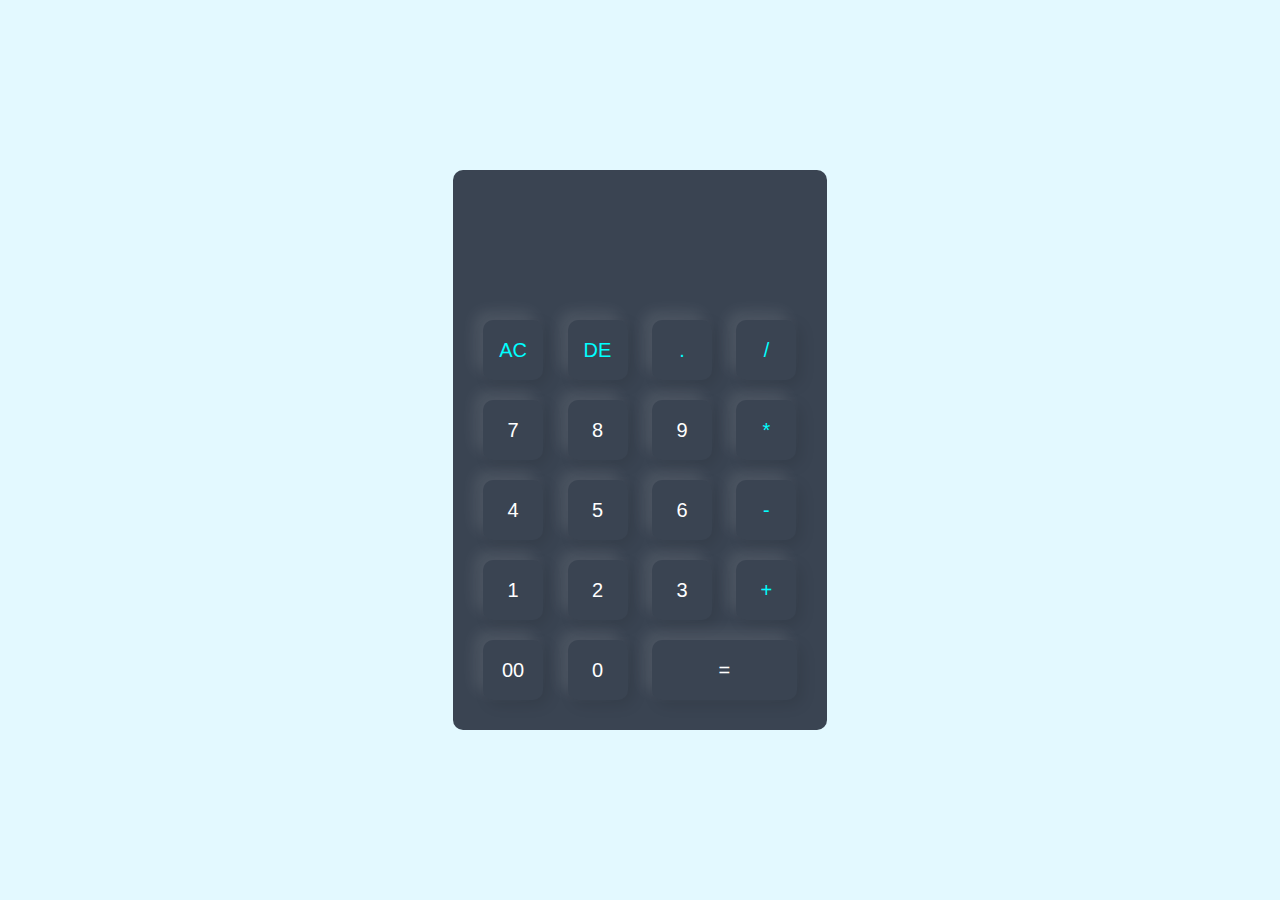
<file: Calculator/index.html>
<!DOCTYPE html>
<html lang="en">
<head>
    <meta charset="UTF-8">
    <meta name="viewport" content="width=device-width, initial-scale=1.0">
    <title>Calculator</title>
</head>
<link rel="stylesheet" href="style.css">
<body>
    
    <div class="container">
        <div class="calculator">
            <form>
                <div class="display">
                    <input type="text" name="display">
                </div>
                <div>
                    <input type="button" value="AC" onclick="display.value =''" class="operator">
                    <input type="button" value="DE" onclick="display.value=display.value.toString().slice(0,-1)" class="operator">
                    <input type="button" value="." onclick="display.value +='.'" class="operator">
                    <input type="button" value="/" onclick="display.value +='/'" class="operator">
                </div>
                <div>
                    <input type="button" value="7" onclick="display.value +='7'">
                    <input type="button" value="8" onclick="display.value +='8'">
                    <input type="button" value="9" onclick="display.value +='9'">
                    <input type="button" value="*" onclick="display.value +='*'" class="operator">
                </div>
                <div>
                    <input type="button" value="4" onclick="display.value +='4'">
                    <input type="button" value="5" onclick="display.value +='5'">
                    <input type="button" value="6" onclick="display.value +='6'">
                    <input type="button" value="-" onclick="display.value +='-'" class="operator">
                </div>
                <div>
                    <input type="button" value="1" onclick="display.value +='1'">
                    <input type="button" value="2" onclick="display.value +='2'">
                    <input type="button" value="3" onclick="display.value +='3'">
                    <input type="button" value="+" onclick="display.value +='+'" class="operator">
                </div>
                <div>
                    <input type="button" value="00" onclick="display.value +='00'">
                    <input type="button" value="0" onclick="display.value +='0'">
                    <input type="button" value="=" onclick="display.value=eval(display.value)" class="equal" class="operator">
                </div>
            </form>
        </div>
    </div>
</body>
</html>
</file>
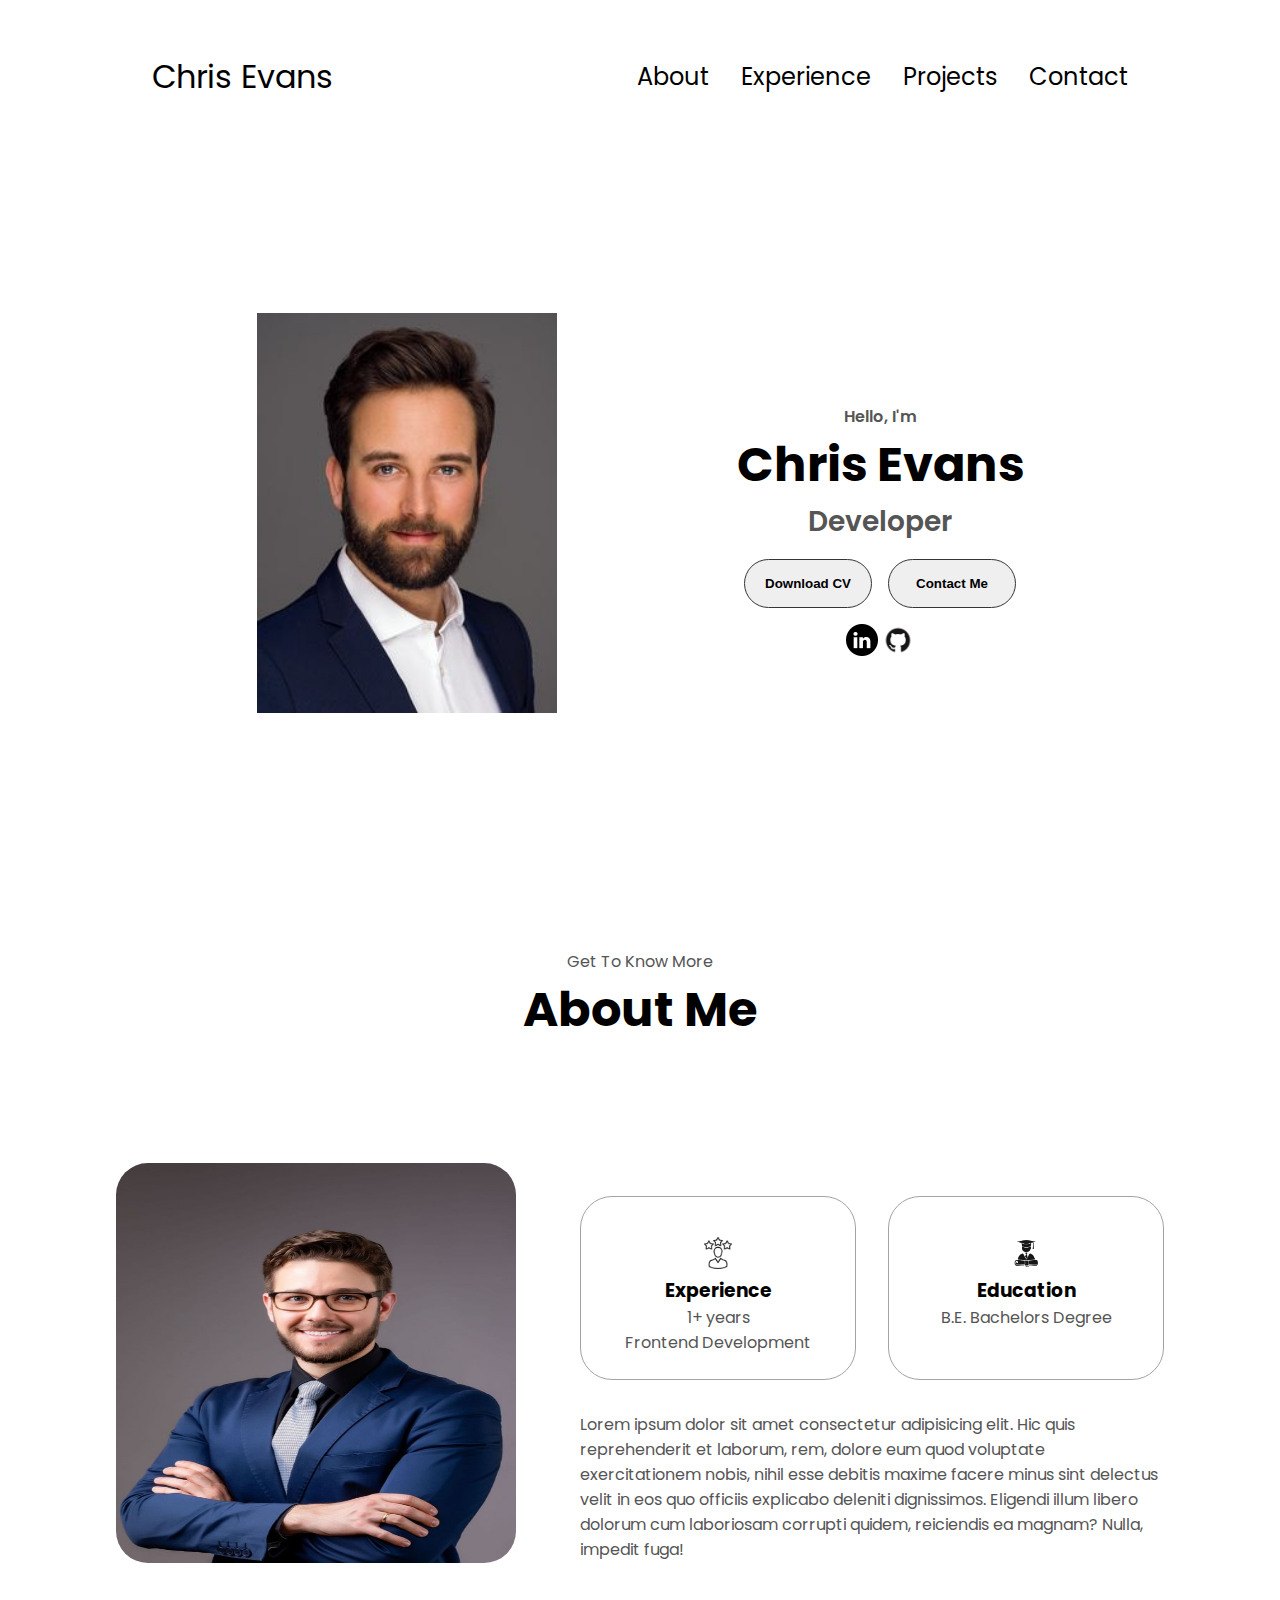
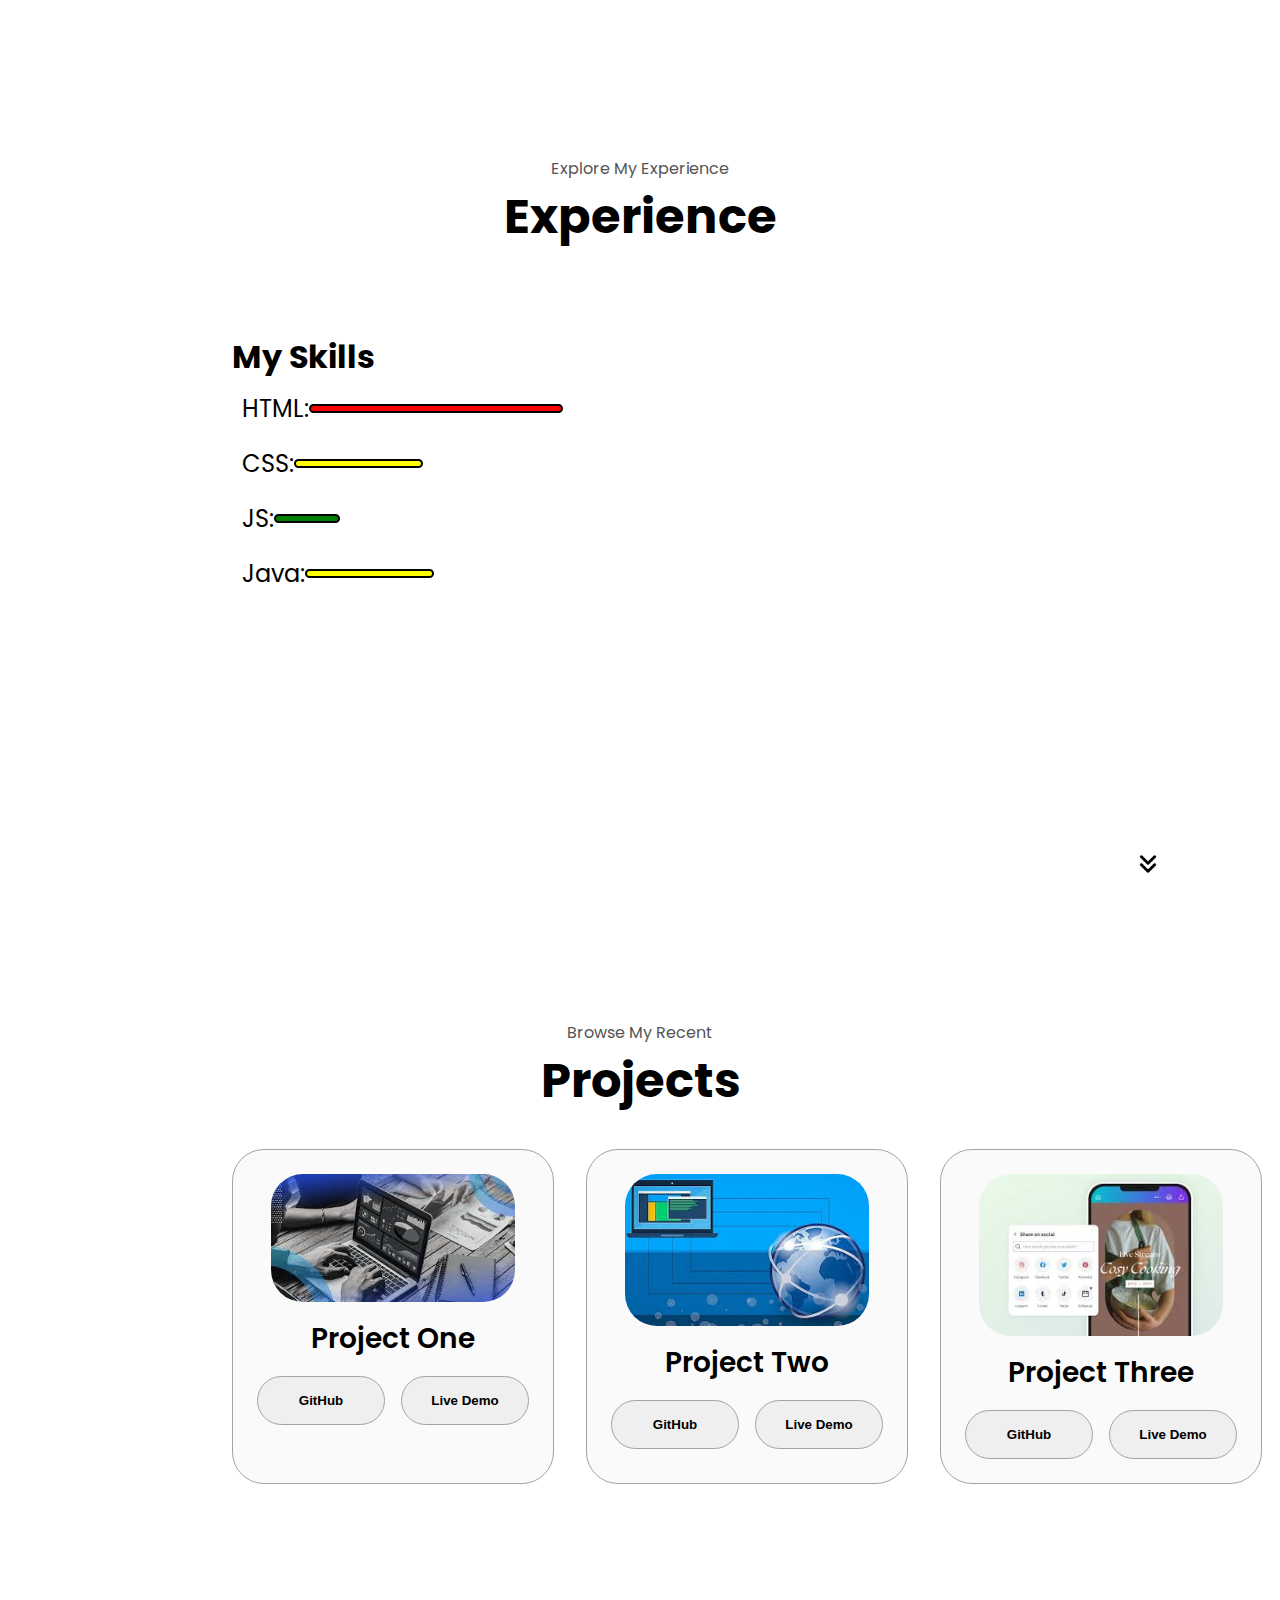
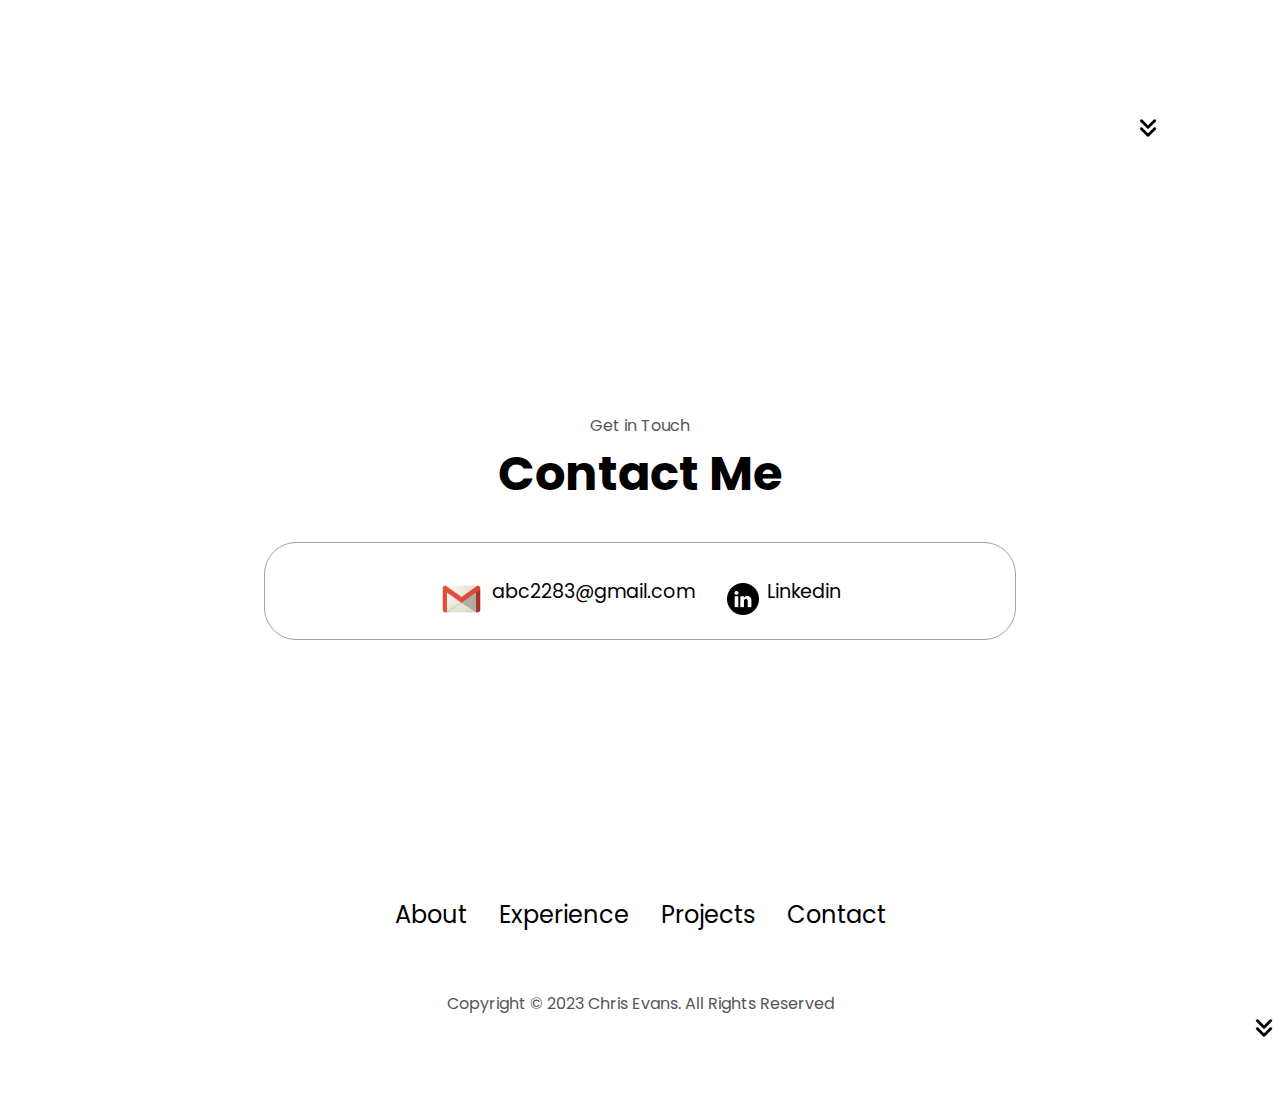
<file: Portfolio-2/index.html>
<!DOCTYPE html>
<html lang="en">
<head>
    <meta charset="UTF-8">
    <meta name="viewport" content="width=device-width, initial-scale=1.0">
    <title>Portfolio</title>
    <link rel="stylesheet" href="style.css">
    <link rel="stylesheet" href="media.css">
</head>
<body>
    <nav id="desktop-nav">
        <div class="logo">Chris Evans</div>
        <div>
            <ul class="nav-links">
                <li><a href="#about">About</a></li>
                <li><a href="#experience">Experience</a></li>
                <li><a href="#projects">Projects</a></li>
                <li><a href="#contact">Contact</a></li>
            </ul>
        </div>
    </nav>
    <nav id="hamburger-nav">
        <div class="logo">Chris Evans</div>
        <div class="hamburger-menu">
            <div class="hamburger-icon" onclick="toggleMenu()">
                <span></span>
                <span></span>
                <span></span>
            </div>
            <div class="menu-links">
                <li><a href="#about" onclick="toggleMenu()">About</a></li>
                <li><a href="#Experience" onclick="toggleMenu()">Experience</a></li>
                <li><a href="#Projects" onclick="toggleMenu()">Projects</a></li>
                <li><a href="#Contact" onclick="toggleMenu()">Contact</a></li>
            </div>
        </div>
    </nav>

      <!-- PROFILE SECTION -->


    <section id="profile">
        <div class="section_pic-container">
            <img src="./Photos/2.jpg" alt="Chris Evans">
        </div>
        <div class="section__text">
            <p class="section__text__p1">Hello, I'm</p>
            <h1 class="title">Chris Evans</h1>
            <p class="section__text__p2">Developer</p>
            <div class="btn-container">
                <button class="btn btn-color-2" onclick="window.open('./Photos/resume..pdf')">Download CV</button>
                <button class="btn btn-color-1" onclick="location.href='./#contact'">Contact Me</button>
            </div>
            <div class="socials-container">
                <img src="./Photos/linkedin.png" alt="My linkedin profile" class="icon" onclick="location.href='https://linkedin.com/'">
                <img src="./Photos/GitHub.png" alt="My GitHub profile" class="icon" onclick="location.href='https://GitHub.com/'">
            </div>
        </div>
    </section>

      <!-- ABOUT SECTION -->

    <section id="about">
        <p class="section__text__p1">Get To Know More</p>
        <h1 class="title">About Me</h1>
        <div class="section-container">
          <div class="section__pic-container">
            <img
              src="./Photos/home.jpg"
              alt="Profile picture"
              class="about-pic"
            />
          </div>
          <div class="about-details-container">
            <div class="about-containers">
              <div class="details-container">
                <img
                  src="./Photos/exp.png"
                  alt="Experience icon"
                  class="icon"
                />
                <h3>Experience</h3>
                <p>1+ years <br />Frontend Development</p>
              </div>
              <div class="details-container">
                <img
                  src="./Photos/edu.png"
                  alt="Education icon"
                  class="icon"
                />
                <h3>Education</h3>
                <p>B.E. Bachelors Degree</p>
              </div>
            </div>
            <div class="text-container">
              <p>
                Lorem ipsum dolor sit amet consectetur adipisicing elit. Hic quis
                reprehenderit et laborum, rem, dolore eum quod voluptate
                exercitationem nobis, nihil esse debitis maxime facere minus sint
                delectus velit in eos quo officiis explicabo deleniti dignissimos.
                Eligendi illum libero dolorum cum laboriosam corrupti quidem,
                reiciendis ea magnam? Nulla, impedit fuga!
              </p>
            </div>
          </div>
        </div>
        <img
          src="./Photos/scroll.png"
          alt="Arrow icon"
          class="icon arrow"
          onclick="location.href='./#experience'"
        />


      <!-- EXPERIENCE SECTION -->


    <section id="experience">
      <p class="section__text__p1">Explore My Experience</p>
      <h1 class="title">Experience</h1>
      <h1 class="skills">My Skills</h1>
      <div class="skillcontainer">
      <div class="skillitem">HTML: <div class="skill hundred"></div></div>
      <div class="skillitem">CSS: <div class="skill fifty"></div></div>
      <div class="skillitem">JS: <div class="skill t5"></div></div>
      <div class="skillitem">Java: <div class="skill fifty"></div></div>
    </div>
      <img src="./Photos/scroll.png" alt="Arrow icon" class="icon arrow" onclick="location.href='./#projects'"/>

    </section>    
      

    <!-- PROJECTS SECTION -->

    <section id="projects">
      <p class="section__text__p1">Browse My Recent</p>
      <h1 class="title">Projects</h1>
      <div class="experience-details-container">
        <div class="about-containers">
        <div class="details-container color-container">
          <div class="article-container">
            <img src="./Photos/p1.jpeg" alt="Project 1" class="project-img"/>
          </div>
          <h2 class="experience-sub-title project-title">Project One</h2>
          <div class="btn-container">
            <button class="btn btn-color-2 project-btn" onclick="location.href='https://github.com/'">GitHub</button>
            <button class="btn btn-color-2 project-btn" onclick="location.href='https://github.com/'">Live Demo</button>
          </div>
        </div>
        <div class="details-container color-container">
          <div class="article-container">
            <img src="./Photos/p2.jpeg" alt="Project 2" class="project-img"/>
          </div>
          <h2 class="experience-sub-title project-title">Project Two</h2>
          <div class="btn-container">
            <button class="btn btn-color-2 project-btn" onclick="location.href='https://github.com/'">GitHub</button>
            <button class="btn btn-color-2 project-btn" onclick="location.href='https://github.com/'">Live Demo</button>
          </div>
        </div>
        <div class="details-container color-container">
          <div class="article-container">
            <img src="./Photos/p3.jpeg" alt="Project 3" class="project-img"/>
          </div>
          <h2 class="experience-sub-title project-title">Project Three</h2>
          <div class="btn-container">
            <button class="btn btn-color-2 project-btn" onclick="location.href='https://github.com/'">GitHub</button>
            <button class="btn btn-color-2 project-btn" onclick="location.href='https://github.com/'">Live Demo</button>
          </div>
        </div>
      </div>
      </div>

      <img
          src="./Photos/scroll.png"
          alt="Arrow icon"
          class="icon arrow"
          onclick="location.href='./#contact'"
        />
    </section>

    <!-- CONTACT SECTION -->

    <section id="contact">
      <p class="section__text__p1">Get in Touch</p>
      <h1 class="title">Contact Me</h1>
      <div class="contact-info-upper-container">
        <div class="contact-info-container">
          <img src="./Photos/email.png" alt="email icon" class="icon contact-icon email-icon"/>
          <p><a href="mailto:exampleemail@gmail.com">abc2283@gmail.com</a></p>
        </div>
        <div class="contact-info-container">
          <img src="./Photos/linkedin.png" alt="linkedin icon" class="icon contact-icon"/>
          <p><a href="https://www.linkedin.com">Linkedin</a></p>
        </div>
      </div>
    </section>

    <!-- FOOTER -->

    <footer>
      <nav>
        <div class="nav-links">
          <li><a href="#about">About</a></li>
                <li><a href="#experience">Experience</a></li>
                <li><a href="#projects">Projects</a></li>
                <li><a href="#contact">Contact</a></li>
        </div>
      </nav>
      <p>Copyright &#169; 2023 Chris Evans. All Rights Reserved</p>
    </footer>


    <script src="script.js"></script>
</body>
</html>
</file>
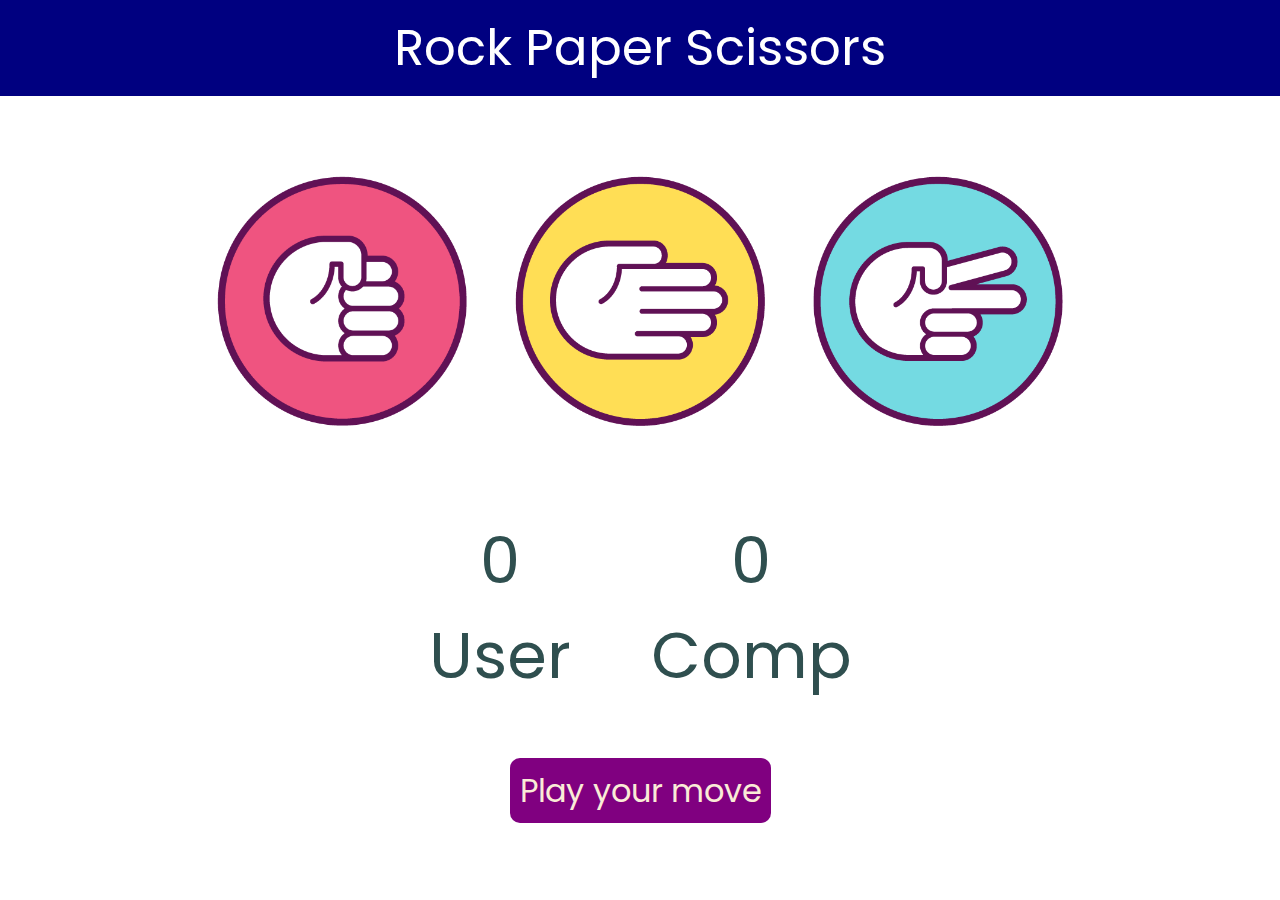
<file: Rock_Paper_Scissors/index.html>
<!DOCTYPE html>
<html lang="en">
<head>
    <meta charset="UTF-8">
    <meta name="viewport" content="width=device-width, initial-scale=1.0">
    <title>Rock Paper Scissor - Game</title>
    <link rel="stylesheet" href="style.css">
</head>
<body>
    <div class="title">
        Rock Paper Scissors
    </div>


    <div class="choices">
        <div class="choice" id="rock">
            <img src="./Images/rock.png">
        </div>
        <div class="choice" id="paper">
            <img src="./Images/paper.png">
        </div>
        <div class="choice" id="scissor">
            <img src="./Images/scissor.png">
        </div>
    </div>

    <div class="score-board">
        <div class="score">
            <p id="user-score">0</p>
            <p>User</p>
        </div>
        <div class="score">   
            <p id="comp-score">0</p>
            <p>Comp</p>
        </div>    
    </div>

    <div class="container">
        <p id="msg">Play your move</p>
    </div>

    <script src="script.js"></script>

</body>
</html>
</file>
<file: Calculator/style.css>
*{
    margin: 0;
    padding: 0;
    font-family: 'Poppins', sans-serif;
    box-sizing: border-box;
}

.container{
    width: 100%;
    height: 100vh;
    background: #e3f9ff;
    display: flex;
    align-items: center;
    justify-content: center;
}

.calculator{
    background: #3a4452;
    padding: 20px;
    border-radius: 10px;
}

.calculator form input{
    border: 0;
    outline: 0;
    width: 60px;
    height: 60px;
    border-radius: 10px;
    box-shadow: -8px -8px 15px rgba(255,255,255,0.1),5px 5px 15px rgba(0,0,0,0.1);
    background: transparent;
    font-size: 20px;
    color: #fff;
    cursor: pointer;
    margin: 10px;
}

form .display{
    display: flex;
    justify-content: flex-end;
    margin: 20px 0;
}

form .display input{
    text-align: right;
    flex:1 ;
    font-size: 45px;
    box-shadow: none;
}

form input.equal{
    width: 145px;
}

form input.operator{
    color: aqua;
}
</file>
<file: Portfolio-2/style.css>
@import url('https://fonts.googleapis.com/css2?family=Kalnia:wght@100&family=Lato:wght@300&family=Mooli&family=Open+Sans:ital,wght@1,300&family=Poppins:wght@300;400;500;600&family=Rubik+Lines&family=Source+Code+Pro:wght@200&display=swap');


*{
    margin: 0;
    padding: 0;
}

body{
    font-family: "Poppins",sans-serif;
}

html{
    scroll-behavior: smooth;
}

p{
    color: rgb(85,85,85);
}

/* TRANSITIONS */

a, .btn{
    transition: all 300ms ease;
}

/* DESKTOP NAV */

nav, .nav-links{
    display: flex;
}

nav{
    justify-content: space-around;
    align-items: center;
    height: 17vh;
}

.nav-links{
    gap: 2rem;
    list-style: none;
    font-size: 1.5rem;
}

a{
    color: black;
    text-decoration: none;
    text-decoration-color: white ;
}

a:hover{
    color: grey;
    text-decoration: underline;
    text-underline-offset: 1rem;
}

.logo{
    font-size: 2rem;
}

.logo:hover{
    cursor: default;
}

/* HAMBURGER MENU */

#hamburger-nav{
    display: none;
}

.hamburger-menu{
    position: relative;
    display: inline-block;
}

.hamburger-icon{
    display: flex;
    flex-direction: column;
    justify-content: space-between;
    height: 24px;
    width: 30px;
    cursor: pointer;
}

.hamburger-icon span{
    width: 100%;
    height: 2px;
    background-color: black;
    transition: all 0.3 ease-in-out;
}

.menu-links{
    position: absolute;
    top: 100%;
    right: 0%;
    background-color: white;
    width: fit-content;
    max-height: 0;
    overflow: hidden;
    transition: all 0.3 ease-in-out;
}

.menu-links a{
    display: block;
    padding: 10px;
    text-align: center;
    font-size: 1.5rem;
    color: black;
    text-decoration: none;
    transition: all 0.3 ease-in-out;
}

.menu-links li{
    list-style: none;
}

.menu-links.open{
    max-height: 300px;
}

.hamburger-icon.open span:first-child{
    transform: rotate(45deg) translate(10px,5px);
}

.hamburger-icon.open span:nth-child(2){
    opacity: 0;
}

.hamburger-icon.open span:last-child{
    transform: rotate(-45deg) translate(10px,-5px);
}

.hamburger-icon.open span:first-child{
    transform: none;
}

.hamburger-icon.open span:first-child{
    opacity: 1;
}

.hamburger-icon.open span:first-child{
    transform: none;
}

/* SECTIONS */

section{
    padding: 4vh;
    height: 96vh;
    margin: 0 5rem;
    box-sizing: border-box;
    min-height: fit-content;
}

.section-container{
    display: flex;
}

#profile{
    display: flex;
    justify-content: center;
    gap: 5rem;
    height: 80vh;
}

.section_pic-container{
    display: flex;
    height: 400px;
    width: 400px;
    margin: auto 0;
}

.section__text{
    align-self: center;
    text-align: center;
}

.section__text p{
    font-weight: 600;
}

.section__text__p1{
    margin-top: 2.5rem;
    text-align: center;
}

.section__text__p2{
    font-size: 1.75rem;
    margin-bottom: 1rem;
}

.title{
    font-size: 3rem;
    text-align: center;
}

#socials-container{
    display: flex;
    justify-content: center;
    margin-top: 1rem;
    gap: 1rem;
}

/* ICONS */

.icon{
    height: 2rem;
    cursor: pointer;
    margin-top: 1rem;
}

/* BUTTONS */

.btn-container{
    display: flex;
    justify-content: center;
    gap: 1rem;
}

.btn{
    font-weight: 600;
    transition: all 300ms ease;
    padding: 1rem;
    width: 8rem;
    border-radius: 2rem;
}

.btn-color-1, .btn-color-2{
    border: rgb(53,53,53) 0.1rem solid;
}

.btn-color-1:hover, .btn-color-2:hover{
    cursor: pointer;
    background-color: rgb(53,53,53);
    color: white;
}

.section__pic-container img{
    height: 400px;
    width: 400px;
}

/* ABOUT SECTION */

#about {
    position: relative;
  }
  
  .about-containers {
    gap: 2rem;
    margin-bottom: 2rem;
    margin-top: 2rem;
  }
  
  .about-details-container {
    justify-content: center;
    flex-direction: column;
  }
  
  .about-containers,
  .about-details-container {
    display: flex;
  }
  
  .about-pic {
    border-radius: 2rem;
  }
  
  .arrow {
    position: absolute;
    right: -5rem;
    bottom: 4rem;
  }
  
  .details-container {
    padding: 1.5rem;
    flex: 1;
    background: white;
    border-radius: 2rem;
    border: rgb(53, 53, 53) 0.1rem solid;
    border-color: rgb(163, 163, 163);
    text-align: center;
  }
  
  .section-container {
    gap: 4rem;
    height: 80%;
  }
  
  .section__pic-container {
    height: 400px;
    width: 400px;
    margin: auto 0;
  }
  
/* EXPERIENCE SECTION */

#experience{
    position: relative;
}

.skills{
    /* justify-content: center; */
    margin-top: 5rem;
    font-size: 2rem;
}

.skillitem{
    font-size: 1.5rem;
    padding: 10px;
    display: flex;
    align-items: center;
}

.skill{
    width: 200px;
    height: 5px;
    background-color: red;
    /* margin: 7px; */
}

.hundred{
    width: 250px;
    background-color: red;
    border:2px solid black;
    border-radius: 15px;
}

.fifty{
    width:125px;
    background-color: yellow;
    border:2px solid black;
    border-radius: 15px;
}

.t5{
    width: 62px;
    background-color: green;
    border:2px solid black;
    border-radius: 15px;
}

.experience-sub-title{
    color: rgb(85,85,85);
    font-weight: 600;
    font-size: 1.75rem;
    margin-bottom: 2rem;
}

.experience-details-container{
    display: flex;
    justify-content: center;
    flex-direction: column;
}

.article-container{
    display: flex;
    text-align: initial;
    flex-wrap: wrap;
    flex-direction: row;
    gap: 2.5rem;
    justify-content: space-around;
}

article{
    display: flex;
    width: 10rem;
    justify-content: space-around;
    gap: 0.5rem;
}

article.icon{
    cursor: default;
}

/* PROJECTS SECTION */




#projects{
    position: relative;
}

.color-container{
    border-color: rgb(163, 163, 163);
    background: rgb(250,250,250);
}

.project-img{
    border-radius: 2rem;
    width: 90%;
    height: 90%;
}

.project-title{
    margin: 1rem;
    color: black;
}

.project-btn{
    color: black;
    border-color: rgb(163, 163, 163);
}


/* CONTACT SECTION */

#contact{
    display: flex;
    justify-content: center;
    flex-direction: column;
    height: 70vh;
}

.contact-info-upper-container{
    display: flex;
    justify-content: center;
    border-radius: 2rem;
    border: rgb(53, 53, 53) 0.1rem solid;
    border-color: rgb(163, 163, 163);
    background: (250,250,250);
    margin: 2rem;
    padding: 0.5rem;
}

.contact-info-container{
    display: flex;
    align-items: center;
    justify-content: center;
    gap: 0.5rem;
    margin: 1rem;
}

.contact-info-container p{
    font-size: larger;
}

.contact-icon{
    cursor: default;
}

/* FOOTER SECTION */

footer{
    height: 26vh;
    margin: 0 1rem;
}

footer p{
    text-align: center;
}
</file>
<file: Portfolio-2/media.css>
@media screen and (max-width:1200px){
    #desktop-nav{
        display: none;
    }
    #hamburger-nav{
        display: flex;
    }
}
</file>
<file: Rock_Paper_Scissors/style.css>
@import url('https://fonts.googleapis.com/css2?family=Kalnia:wght@100&family=Lato:wght@300&family=Mooli&family=Open+Sans:ital,wght@0,300..800;1,300..800&family=Poppins:ital,wght@0,100;0,200;0,300;0,400;0,500;0,600;0,700;0,800;0,900;1,100;1,200;1,300;1,400;1,500;1,600;1,700;1,800;1,900&family=Rubik+Lines&family=Source+Code+Pro:wght@200&display=swap');

*{
    margin: 0;
    padding: 0;
    font-family: "Poppins", sans-serif;;
}

.title{
    font-size: 50px;
    text-align: center;
    line-height:center;
    background-color: navy;
    color: white;
    padding: 10px;
}

.choices{
    display: flex;
    justify-content: center;
    gap: 3rem;
    margin-top: 5rem;
    border-radius: 50%;
}



.choice img{
    width: 250px;
}

.choice img:hover{
    
    border: 6px solid black;
    border-radius: 50%;
    object-fit: cover;
    cursor: pointer;

}

.score-board{
    display: flex;
    justify-content: center;
    align-items: center;
    text-align: center;
    color: darkslategray;
    margin-top: 5rem;
    font-size: 4rem;
    gap: 5rem;
}

#user , #comp{
    font-size: 3rem;
    
}

#msg{
    display: inline;
}

.container{
    text-align: center;
    margin-top: 4rem;
}

#msg{
    background-color: purple;
    color: antiquewhite;
    font-size: 2rem;
    padding: 10px;
    border-radius: 10px;
}
</file>
